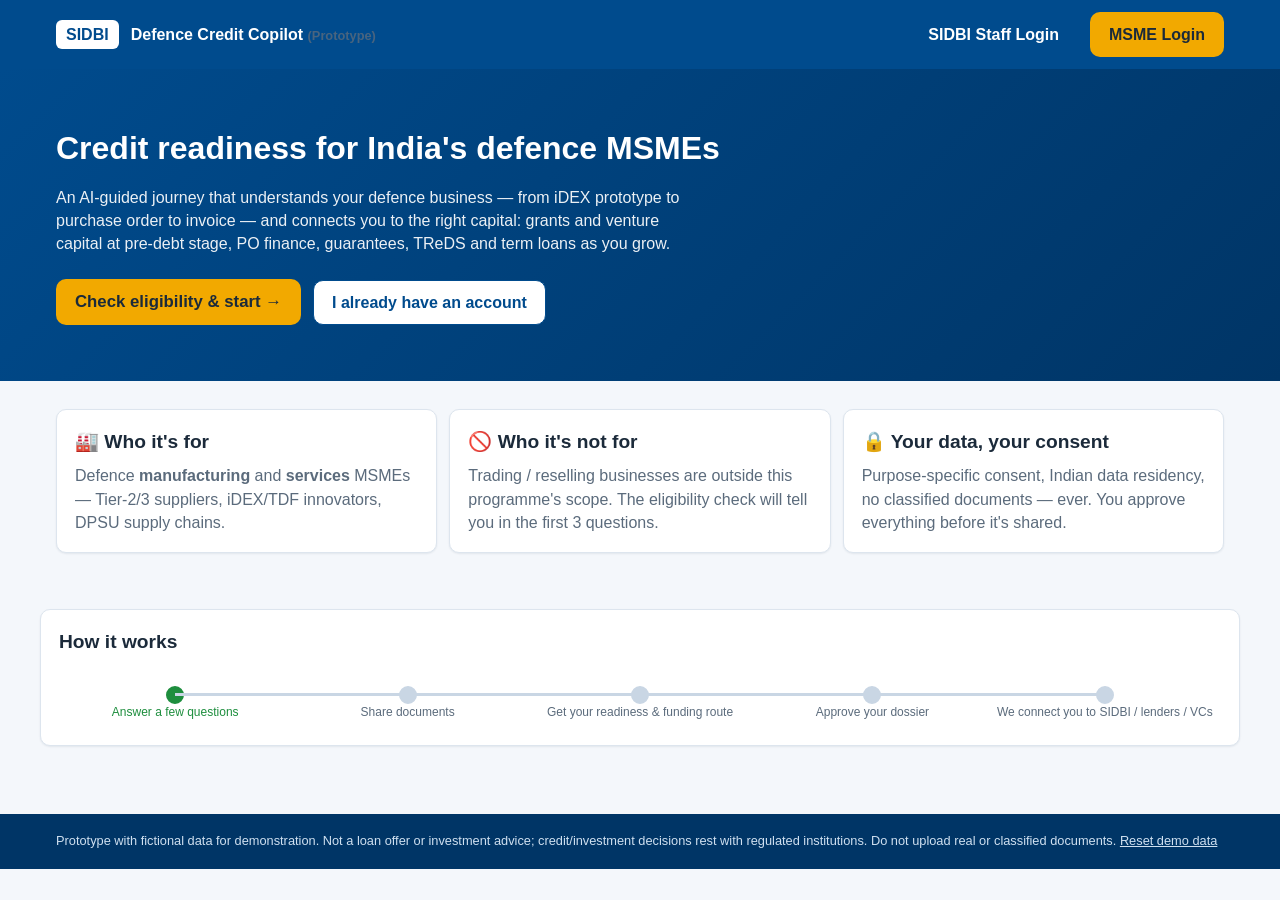
<file: index.html>
<!DOCTYPE html>
<html lang="en">
<head>
<meta charset="UTF-8">
<meta name="viewport" content="width=device-width, initial-scale=1.0">
<title>SIDBI — Defence Credit Copilot</title>
<link rel="stylesheet" href="css/tokens.css">
<link rel="stylesheet" href="css/base.css">
<link rel="stylesheet" href="css/components.css">
<style>
  .pub-topbar { background: var(--sidbi-primary); color: #fff; padding: 12px 0; }
  .pub-topbar .row { justify-content: space-between; }
  .logo-badge { background: #fff; color: var(--sidbi-primary); border-radius: 6px; padding: 3px 10px; font-weight: 800; }
  .hero { background: linear-gradient(135deg, var(--sidbi-primary) 0%, var(--sidbi-primary-dark) 100%); color: #fff; padding: 56px 0; }
  .hero h1 { max-width: 720px; margin-bottom: 14px; }
  .hero p { max-width: 640px; opacity: .92; margin-bottom: 24px; }
  .strip { padding: 28px 0; }
  .login-card { max-width: 420px; margin: 0 auto; }
  .pub-footer { background: var(--sidbi-primary-dark); color: #cfe0f0; padding: 18px 0; font-size: .8rem; margin-top: 40px; }
  .persona-pick { display: grid; gap: 8px; margin-bottom: 12px; }
  .persona-pick button { text-align: left; }
</style>
</head>
<body>
<div class="pub-topbar">
  <div class="container row">
    <div class="row"><span class="logo-badge">SIDBI</span><strong>Defence Credit Copilot <span class="small" style="opacity:.8">(Prototype)</span></strong></div>
    <div class="row">
      <a class="btn ghost" style="color:#fff" href="sidbi.html">SIDBI Staff Login</a>
      <button class="btn gold" onclick="Pub.show('login')">MSME Login</button>
    </div>
  </div>
</div>

<!-- LANDING -->
<section id="view-landing">
  <div class="hero">
    <div class="container">
      <h1>Credit readiness for India's defence MSMEs</h1>
      <p>An AI-guided journey that understands your defence business — from iDEX prototype to purchase order to invoice — and connects you to the right capital: grants and venture capital at pre-debt stage, PO finance, guarantees, TReDS and term loans as you grow.</p>
      <div class="row wrap">
        <button class="btn gold" style="font-size:1.05rem" onclick="Pub.startOnboarding()">Check eligibility &amp; start →</button>
        <button class="btn secondary" onclick="Pub.show('login')">I already have an account</button>
      </div>
    </div>
  </div>
  <div class="strip"><div class="container grid3">
    <div class="card"><h3>🏭 Who it's for</h3><p class="muted">Defence <strong>manufacturing</strong> and <strong>services</strong> MSMEs — Tier-2/3 suppliers, iDEX/TDF innovators, DPSU supply chains.</p></div>
    <div class="card"><h3>🚫 Who it's not for</h3><p class="muted">Trading / reselling businesses are outside this programme's scope. The eligibility check will tell you in the first 3 questions.</p></div>
    <div class="card"><h3>🔒 Your data, your consent</h3><p class="muted">Purpose-specific consent, Indian data residency, no classified documents — ever. You approve everything before it's shared.</p></div>
  </div></div>
  <div class="strip"><div class="container card">
    <h3>How it works</h3>
    <div class="stepper mt">
      <div class="step done">Answer a few questions</div><div class="step">Share documents</div><div class="step">Get your readiness &amp; funding route</div><div class="step">Approve your dossier</div><div class="step">We connect you to SIDBI / lenders / VCs</div>
    </div>
  </div></div>
</section>

<!-- LOGIN -->
<section id="view-login" class="hidden">
  <div class="strip"><div class="container">
    <div class="card login-card">
      <h3>MSME Login</h3>
      <p class="small mb">For applicant companies. SIDBI staff use the <a href="sidbi.html">staff login</a>.</p>
      <div class="field"><label>Demo personas (auto-fill)</label>
        <div class="persona-pick">
          <button class="btn secondary sm" onclick="Pub.fill('msme.precision@demo.in')">Precision Aero Components — PO finance case (existing)</button>
          <button class="btn secondary sm" onclick="Pub.fill('msme.seeker@demo.in')">Seeker Systems — pre-debt / equity route</button>
          <button class="btn secondary sm" onclick="Pub.fill('msme.shieldtest@demo.in')">ShieldTest Services — TReDS &amp; monitoring</button>
        </div>
      </div>
      <div class="field"><label>Email</label><input class="input" id="login-email" type="email" autocomplete="username"></div>
      <div class="field"><label>Password</label><input class="input" id="login-pass" type="password" autocomplete="current-password"></div>
      <div id="login-err" class="small text-danger mb hidden"></div>
      <button class="btn" style="width:100%" onclick="Pub.login()">Login</button>
      <p class="small center mt"><a href="#" onclick="Pub.startOnboarding();return false;">New defence MSME? Start self-onboarding →</a></p>
    </div>
  </div></div>
</section>

<!-- ONBOARDING -->
<section id="view-onboard" class="hidden">
  <div class="strip"><div class="container" style="max-width:640px">
    <div class="card" id="onboard-host"></div>
  </div></div>
</section>

<footer class="pub-footer"><div class="container">
  Prototype with fictional data for demonstration. Not a loan offer or investment advice; credit/investment decisions rest with regulated institutions. Do not upload real or classified documents.
  <span class="right"><a href="#" style="color:#cfe0f0" onclick="DB.reset();return false;">Reset demo data</a></span>
</div></footer>

<script src="data/users.js"></script>
<script src="data/questionnaire.js"></script>
<script src="data/seed.js"></script>
<script src="js/core.js"></script>
<script src="js/onboarding.js"></script>
</body>
</html>
</file>
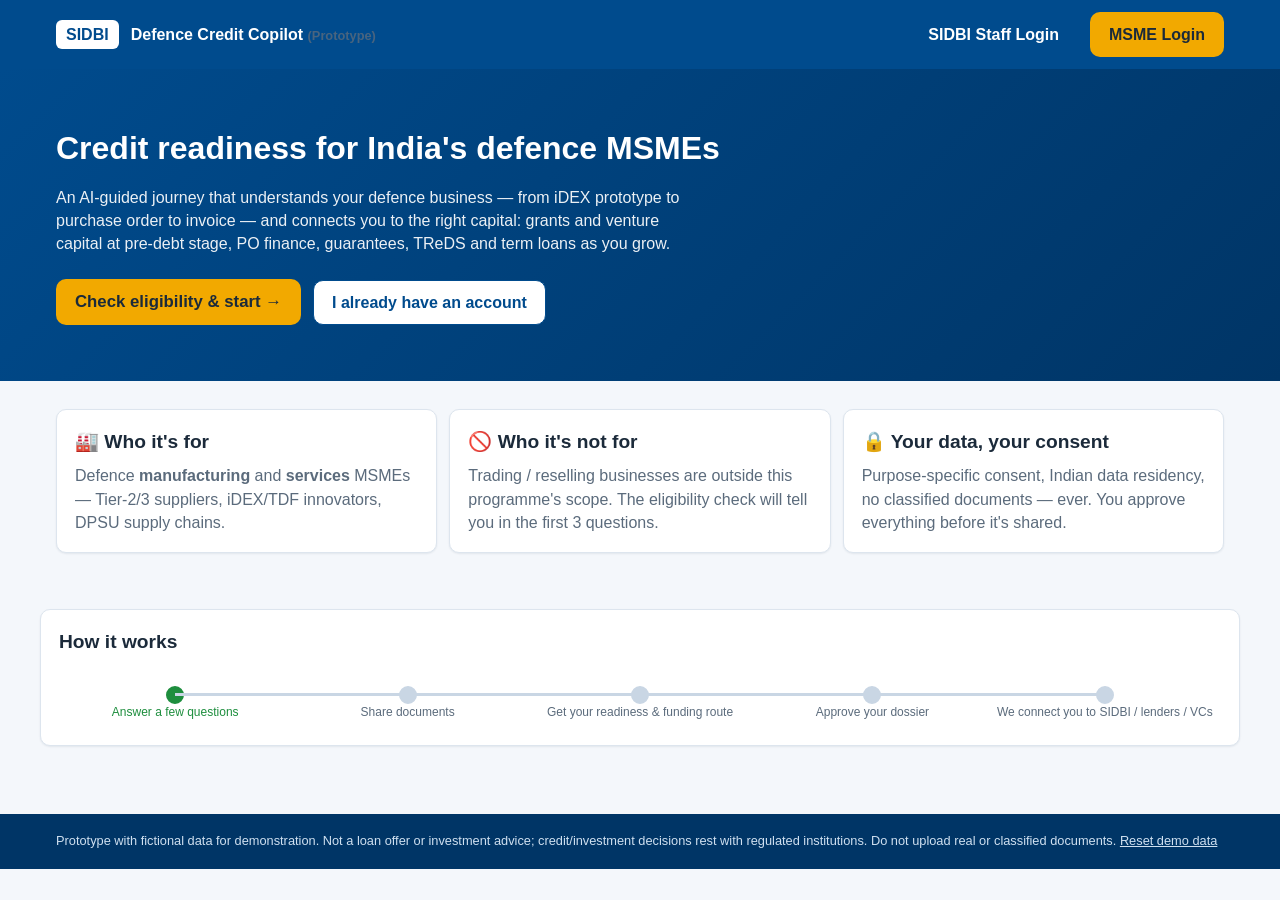
<file: app.html>
<!DOCTYPE html>
<html lang="en">
<head>
<meta charset="UTF-8">
<meta name="viewport" content="width=device-width, initial-scale=1.0">
<title>Defence Credit Copilot — App</title>
<link rel="stylesheet" href="css/tokens.css">
<link rel="stylesheet" href="css/base.css">
<link rel="stylesheet" href="css/components.css">
<link rel="stylesheet" href="css/shell.css">
</head>
<body>
<div id="app"></div>
<script src="data/users.js"></script>
<script src="data/questionnaire.js"></script>
<script src="data/seed.js"></script>
<script src="js/core.js"></script>
<script src="js/app.js"></script>
<script src="js/pages-msme.js"></script>
<script src="js/pages-sidbi.js"></script>
<script>App.start();</script>
</body>
</html>
</file>
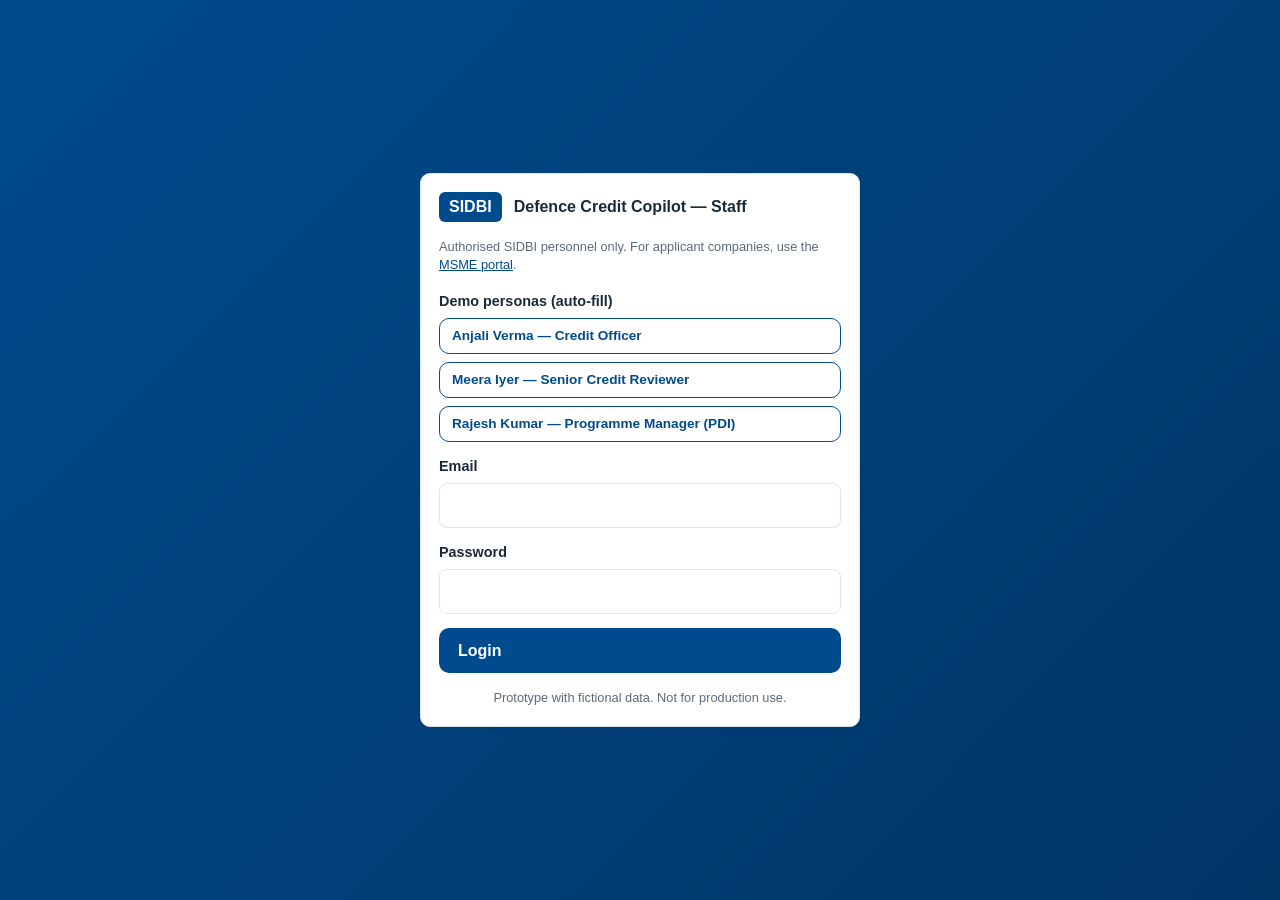
<file: sidbi.html>
<!DOCTYPE html>
<html lang="en">
<head>
<meta charset="UTF-8">
<meta name="viewport" content="width=device-width, initial-scale=1.0">
<title>SIDBI Staff — Defence Credit Copilot</title>
<link rel="stylesheet" href="css/tokens.css">
<link rel="stylesheet" href="css/base.css">
<link rel="stylesheet" href="css/components.css">
<style>
  body { background: linear-gradient(135deg, var(--sidbi-primary) 0%, var(--sidbi-primary-dark) 100%); min-height: 100vh; display: grid; place-items: center; padding: 16px; }
  .login-card { max-width: 440px; width: 100%; }
  .logo-badge { background: var(--sidbi-primary); color: #fff; border-radius: 6px; padding: 3px 10px; font-weight: 800; }
  .persona-pick { display: grid; gap: 8px; margin-bottom: 12px; }
</style>
</head>
<body>
<div class="card login-card">
  <div class="row mb"><span class="logo-badge">SIDBI</span><strong>Defence Credit Copilot — Staff</strong></div>
  <p class="small mb">Authorised SIDBI personnel only. For applicant companies, use the <a href="index.html">MSME portal</a>.</p>
  <div class="field"><label>Demo personas (auto-fill)</label>
    <div class="persona-pick">
      <button class="btn secondary sm" onclick="S.fill('anjali.verma@sidbi.demo')">Anjali Verma — Credit Officer</button>
      <button class="btn secondary sm" onclick="S.fill('meera.iyer@sidbi.demo')">Meera Iyer — Senior Credit Reviewer</button>
      <button class="btn secondary sm" onclick="S.fill('rajesh.kumar@sidbi.demo')">Rajesh Kumar — Programme Manager (PDI)</button>
    </div>
  </div>
  <div class="field"><label>Email</label><input class="input" id="s-email" type="email"></div>
  <div class="field"><label>Password</label><input class="input" id="s-pass" type="password"></div>
  <div id="s-err" class="small text-danger mb hidden"></div>
  <button class="btn" style="width:100%" onclick="S.login()">Login</button>
  <p class="small center mt muted">Prototype with fictional data. Not for production use.</p>
</div>
<script src="data/users.js"></script>
<script src="data/questionnaire.js"></script>
<script src="data/seed.js"></script>
<script src="js/core.js"></script>
<script>
window.S = {
  fill(email){ document.getElementById('s-email').value = email; document.getElementById('s-pass').value = 'demo123'; },
  login(){
    const u = Auth.login(document.getElementById('s-email').value, document.getElementById('s-pass').value, 'sidbi');
    if(!u){ const e = document.getElementById('s-err'); e.textContent = 'Invalid credentials (ERR-1001). Try a demo persona.'; e.classList.remove('hidden'); return; }
    location.href = 'app.html#/queue';
  }
};
document.getElementById('s-pass').addEventListener('keydown', e => { if(e.key==='Enter') S.login(); });
</script>
</body>
</html>
</file>
<file: css/tokens.css>
/* TASK-01 — SIDBI design tokens */
:root {
  --sidbi-primary: #004B8D;
  --sidbi-primary-dark: #003566;
  --sidbi-accent: #00A19A;
  --sidbi-gold: #F2A900;
  --sidbi-bg: #F4F7FB;
  --surface: #FFFFFF;
  --ink: #1B2A3A;
  --ink-muted: #5B6B7C;
  --line: #DDE5EE;
  --success: #1E8E3E;
  --success-bg: #E5F4EA;
  --warning: #B26A00;
  --warning-bg: #FDF1DC;
  --danger: #C5221F;
  --danger-bg: #FBEBEA;
  --info-bg: #E8F0FA;
  --radius: 10px;
  --shadow-sm: 0 1px 2px rgba(16,42,67,.08);
  --shadow-md: 0 6px 20px rgba(16,42,67,.14);
  --font: "Segoe UI", "Noto Sans", "Helvetica Neue", Arial, sans-serif;
}
</file>
<file: css/base.css>
/* TASK-01 — base */
* { box-sizing: border-box; margin: 0; padding: 0; }
html { font-size: 16px; }
body { font-family: var(--font); color: var(--ink); background: var(--sidbi-bg); line-height: 1.45; }
h1 { font-size: 2rem; } h2 { font-size: 1.5rem; } h3 { font-size: 1.2rem; } h4 { font-size: 1.05rem; }
small, .small { font-size: .8rem; color: var(--ink-muted); }
a { color: var(--sidbi-primary); }
.muted { color: var(--ink-muted); }
.money { font-variant-numeric: tabular-nums; font-weight: 600; }
:focus-visible { outline: 3px solid var(--sidbi-gold); outline-offset: 2px; }
.container { max-width: 1200px; margin: 0 auto; padding: 0 16px; }
.row { display: flex; gap: 12px; align-items: center; }
.row.wrap { flex-wrap: wrap; }
.grow { flex: 1; }
.right { margin-left: auto; }
.mt { margin-top: 16px; } .mb { margin-bottom: 16px; }
.hidden { display: none !important; }
.text-success { color: var(--success); } .text-warning { color: var(--warning); } .text-danger { color: var(--danger); }
.center { text-align: center; }
@media (max-width: 768px) { h1 { font-size: 1.5rem; } h2 { font-size: 1.25rem; } }
</file>
<file: css/components.css>
/* TASK-01 — components */
.btn { display: inline-flex; align-items: center; gap: 8px; padding: 10px 18px; border-radius: var(--radius); border: 1px solid transparent; font: inherit; font-weight: 600; cursor: pointer; text-decoration: none; background: var(--sidbi-primary); color: #fff; min-height: 44px; }
.btn:hover { background: var(--sidbi-primary-dark); }
.btn.secondary { background: #fff; color: var(--sidbi-primary); border-color: var(--sidbi-primary); }
.btn.secondary:hover { background: var(--info-bg); }
.btn.ghost { background: transparent; color: var(--sidbi-primary); }
.btn.danger { background: var(--danger); }
.btn.gold { background: var(--sidbi-gold); color: var(--ink); }
.btn.sm { padding: 6px 12px; min-height: 36px; font-size: .85rem; }
.btn[disabled] { opacity: .45; cursor: not-allowed; }
.card { background: var(--surface); border: 1px solid var(--line); border-radius: var(--radius); box-shadow: var(--shadow-sm); padding: 18px; }
.card h3 { margin-bottom: 8px; }
.field { margin-bottom: 14px; }
.field label { display: block; font-weight: 600; margin-bottom: 6px; font-size: .9rem; }
.input, .select, textarea.input { width: 100%; padding: 10px 12px; border: 1px solid var(--line); border-radius: 8px; font: inherit; background: #fff; min-height: 44px; }
.input:focus, .select:focus { border-color: var(--sidbi-primary); outline: none; box-shadow: 0 0 0 3px rgba(0,75,141,.15); }
.radio-cards { display: grid; gap: 10px; }
.radio-card { display: flex; gap: 12px; align-items: center; border: 2px solid var(--line); border-radius: var(--radius); padding: 14px; cursor: pointer; background: #fff; min-height: 56px; }
.radio-card:hover { border-color: var(--sidbi-primary); }
.radio-card.selected { border-color: var(--sidbi-primary); background: var(--info-bg); }
.radio-card .icon { font-size: 1.4rem; }
.checkbox-row { display: flex; gap: 10px; align-items: flex-start; }
.checkbox-row input { width: 20px; height: 20px; margin-top: 2px; }
.badge { display: inline-block; padding: 3px 10px; border-radius: 999px; font-size: .75rem; font-weight: 700; background: var(--info-bg); color: var(--sidbi-primary); white-space: nowrap; }
.badge.success { background: var(--success-bg); color: var(--success); }
.badge.warning { background: var(--warning-bg); color: var(--warning); }
.badge.danger { background: var(--danger-bg); color: var(--danger); }
.badge.neutral { background: #EDF1F6; color: var(--ink-muted); }
.badge.gold { background: #FDF3D7; color: #8a6100; }
.stepper { display: flex; gap: 0; overflow-x: auto; padding: 6px 0; }
.stepper .step { flex: 1; min-width: 92px; text-align: center; font-size: .75rem; color: var(--ink-muted); position: relative; padding-top: 26px; }
.stepper .step::before { content: ""; position: absolute; top: 8px; left: 50%; transform: translateX(-50%); width: 14px; height: 14px; border-radius: 50%; background: #C9D6E4; border: 2px solid #C9D6E4; }
.stepper .step::after { content: ""; position: absolute; top: 15px; left: -50%; width: 100%; height: 3px; background: #C9D6E4; z-index: -0; }
.stepper .step:first-child::after { display: none; }
.stepper .step.done { color: var(--success); }
.stepper .step.done::before { background: var(--success); border-color: var(--success); }
.stepper .step.done::after { background: var(--success); }
.stepper .step.current { color: var(--sidbi-primary); font-weight: 700; }
.stepper .step.current::before { background: #fff; border-color: var(--sidbi-primary); box-shadow: 0 0 0 4px rgba(0,75,141,.2); }
.ring { --p: 0; width: 96px; height: 96px; border-radius: 50%; display: grid; place-items: center; background: conic-gradient(var(--sidbi-primary) calc(var(--p) * 1%), #E3EAF2 0); }
.ring > span { background: #fff; width: 72px; height: 72px; border-radius: 50%; display: grid; place-items: center; font-weight: 800; font-size: 1.3rem; }
.table { width: 100%; border-collapse: collapse; background: #fff; }
.table th { text-align: left; font-size: .8rem; text-transform: uppercase; letter-spacing: .04em; color: var(--ink-muted); padding: 10px 12px; border-bottom: 2px solid var(--line); }
.table td { padding: 12px; border-bottom: 1px solid var(--line); vertical-align: top; }
.table tr:hover td { background: #F8FBFE; }
.modal-backdrop { position: fixed; inset: 0; background: rgba(10,25,40,.5); display: grid; place-items: center; z-index: 100; padding: 16px; }
.modal { background: #fff; border-radius: var(--radius); max-width: 560px; width: 100%; max-height: 90vh; overflow: auto; padding: 22px; box-shadow: var(--shadow-md); }
.modal.wide { max-width: 860px; }
.toast-wrap { position: fixed; bottom: 18px; right: 18px; z-index: 200; display: grid; gap: 8px; }
.toast { background: var(--ink); color: #fff; padding: 12px 16px; border-radius: 8px; box-shadow: var(--shadow-md); max-width: 360px; }
.toast.success { background: var(--success); } .toast.error { background: var(--danger); }
.tabs { display: flex; gap: 4px; border-bottom: 2px solid var(--line); flex-wrap: wrap; }
.tabs button { border: none; background: none; padding: 10px 14px; font: inherit; font-weight: 600; color: var(--ink-muted); cursor: pointer; border-bottom: 3px solid transparent; margin-bottom: -2px; }
.tabs button.active { color: var(--sidbi-primary); border-bottom-color: var(--sidbi-primary); }
.empty { text-align: center; padding: 48px 16px; color: var(--ink-muted); }
.empty .big { font-size: 2.4rem; margin-bottom: 8px; }
.skeleton { background: linear-gradient(90deg, #EDF1F6 25%, #F7FAFD 50%, #EDF1F6 75%); background-size: 200% 100%; animation: sk 1.1s infinite; border-radius: 8px; }
@keyframes sk { to { background-position: -200% 0; } }
.progress { height: 8px; background: #E3EAF2; border-radius: 999px; overflow: hidden; }
.progress > div { height: 100%; background: var(--sidbi-primary); }
.audio-btn { border: 1px solid var(--line); background: #fff; border-radius: 999px; width: 36px; height: 36px; cursor: pointer; }
.notif-item { display: flex; gap: 10px; padding: 10px; border-radius: 8px; cursor: pointer; }
.notif-item:hover { background: var(--info-bg); }
.notif-item.unread { background: #EFF6FF; font-weight: 600; }
.funnel-bar { display: flex; align-items: center; gap: 10px; margin: 6px 0; }
.funnel-bar .bar { height: 26px; border-radius: 6px; background: var(--sidbi-primary); color: #fff; font-size: .75rem; display: flex; align-items: center; padding: 0 8px; min-width: 46px; }
.kpi-grid { display: grid; grid-template-columns: repeat(auto-fit, minmax(170px, 1fr)); gap: 12px; }
.timeline { border-left: 3px solid var(--line); margin-left: 8px; padding-left: 16px; display: grid; gap: 14px; }
.timeline .t-item { position: relative; }
.timeline .t-item::before { content: ""; position: absolute; left: -23.5px; top: 3px; width: 12px; height: 12px; border-radius: 50%; background: #C9D6E4; }
.timeline .t-item.done::before { background: var(--success); }
.timeline .t-item.current::before { background: var(--sidbi-gold); box-shadow: 0 0 0 3px #FDF3D7; }
.chip-list { display: flex; flex-wrap: wrap; gap: 6px; }
.docview { border: 1px solid var(--line); border-radius: 8px; padding: 18px; background: #FDFEFF; font-size: .92rem; }
.docview h4 { border-bottom: 1px solid var(--line); padding-bottom: 6px; margin-bottom: 10px; }
.grid2 { display: grid; grid-template-columns: 1fr 1fr; gap: 16px; }
.grid3 { display: grid; grid-template-columns: repeat(3, 1fr); gap: 12px; }
@media (max-width: 860px) { .grid2, .grid3 { grid-template-columns: 1fr; } }
</file>
<file: css/shell.css>
/* TASK-03 — shell */
.shell { display: grid; grid-template-rows: 56px 1fr; grid-template-columns: 248px 1fr; grid-template-areas: "top top" "side main"; min-height: 100vh; }
.shell.collapsed { grid-template-columns: 64px 1fr; }
.topbar { grid-area: top; display: flex; align-items: center; gap: 12px; background: var(--sidbi-primary); color: #fff; padding: 0 14px; position: sticky; top: 0; z-index: 50; }
.topbar .brand { display: flex; align-items: center; gap: 10px; font-weight: 700; }
.topbar .brand .logo { background: #fff; color: var(--sidbi-primary); border-radius: 6px; padding: 2px 8px; font-weight: 800; letter-spacing: .02em; }
.topbar .brand .sub { font-size: .72rem; font-weight: 400; opacity: .85; display: block; }
.icon-btn { background: rgba(255,255,255,.12); border: none; color: #fff; width: 40px; height: 40px; border-radius: 8px; cursor: pointer; font-size: 1.1rem; position: relative; }
.icon-btn:hover { background: rgba(255,255,255,.25); }
.bell-badge { position: absolute; top: -4px; right: -4px; background: var(--sidbi-gold); color: var(--ink); border-radius: 999px; font-size: .65rem; font-weight: 800; padding: 1px 6px; }
.avatar-btn { display: flex; align-items: center; gap: 10px; background: rgba(255,255,255,.12); border: none; color: #fff; border-radius: 999px; padding: 4px 12px 4px 4px; cursor: pointer; }
.avatar-btn:hover { background: rgba(255,255,255,.25); }
.avatar { width: 34px; height: 34px; border-radius: 50%; background: var(--sidbi-gold); color: var(--ink); display: grid; place-items: center; font-weight: 800; }
.avatar-btn .who { text-align: left; line-height: 1.15; }
.avatar-btn .who small { opacity: .8; display: block; }
.dropdown { position: absolute; top: 52px; right: 10px; background: #fff; color: var(--ink); border-radius: var(--radius); box-shadow: var(--shadow-md); min-width: 280px; z-index: 90; overflow: hidden; }
.dropdown.wide { min-width: 380px; max-width: 92vw; }
.dropdown .dd-head { padding: 12px 14px; border-bottom: 1px solid var(--line); font-weight: 700; background: var(--sidbi-bg); }
.dropdown .dd-item { display: flex; gap: 10px; align-items: center; width: 100%; text-align: left; padding: 11px 14px; border: none; background: none; font: inherit; cursor: pointer; }
.dropdown .dd-item:hover { background: var(--info-bg); }
.sidebar { grid-area: side; background: #fff; border-right: 1px solid var(--line); padding: 10px 8px; display: flex; flex-direction: column; gap: 2px; }
.menu-item { display: flex; align-items: center; gap: 12px; padding: 11px 12px; border-radius: 8px; color: var(--ink); text-decoration: none; font-weight: 600; font-size: .95rem; }
.menu-item:hover { background: var(--info-bg); }
.menu-item.active { background: var(--sidbi-primary); color: #fff; }
.menu-item .mi-badge { margin-left: auto; background: var(--danger); color: #fff; border-radius: 999px; font-size: .68rem; padding: 1px 7px; }
.menu-item .mi-badge.soft { background: var(--info-bg); color: var(--sidbi-primary); }
.shell.collapsed .menu-item span.label { display: none; }
.shell.collapsed .sidebar .side-foot { display: none; }
.sidebar .side-foot { margin-top: auto; padding: 10px; font-size: .72rem; color: var(--ink-muted); border-top: 1px solid var(--line); }
.main { grid-area: main; padding: 20px; max-width: 1280px; width: 100%; }
.page-head { display: flex; align-items: center; gap: 12px; margin-bottom: 16px; flex-wrap: wrap; }
.page-head h1 { font-size: 1.4rem; }
@media (max-width: 860px) {
  .shell { grid-template-columns: 0 1fr; }
  .sidebar { position: fixed; z-index: 80; top: 56px; bottom: 0; left: 0; width: 248px; transform: translateX(-100%); transition: transform .2s; box-shadow: var(--shadow-md); }
  .shell.nav-open .sidebar { transform: translateX(0); }
  .shell.collapsed { grid-template-columns: 0 1fr; }
  .avatar-btn .who { display: none; }
}
</file>
